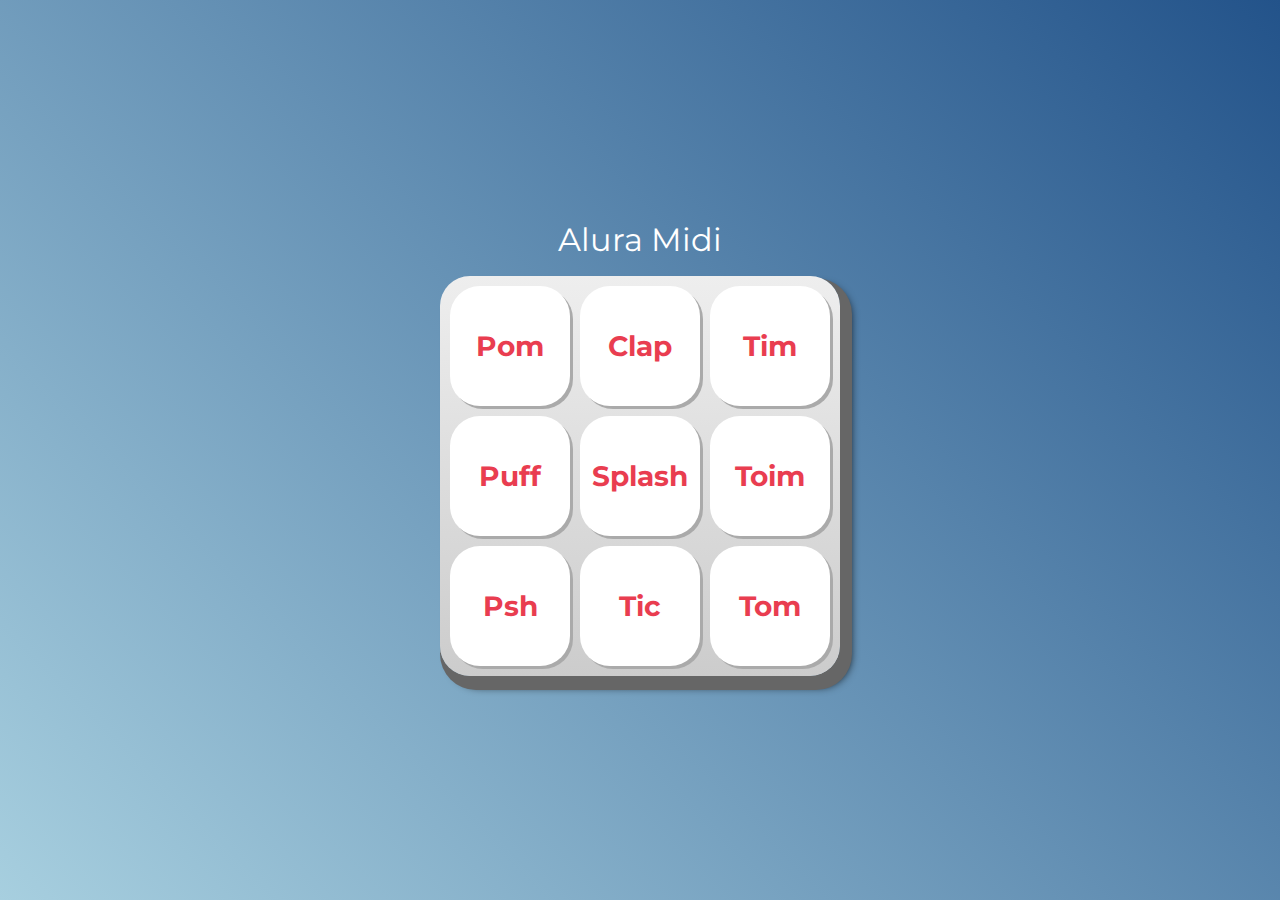
<file: HTML/Javascript/index.html>
<!DOCTYPE html>
<html lang="pt-BR">
<head>
    <meta charset="UTF-8">
    <meta http-equiv="X-UA-Compatible" content="IE=edge">
    <meta name="viewport" content="width=device-width, initial-scale=1.0">

    <title>Alura MIDI</title>

    <link rel="preconnect" href="https://fonts.googleapis.com">
    <link rel="preconnect" href="https://fonts.gstatic.com" crossorigin>
    <link href="https://fonts.googleapis.com/css2?family=Montserrat:wght@500;600&display=swap" rel="stylesheet">

    <link rel="icon" type="image/png" href="images/bateria.png">
    <link rel="stylesheet" href="css/reset.css">
    <link rel="stylesheet" href="css/estilos.css">
    

</head>
<body>

    <h1>Alura Midi</h1>

    <section class="teclado">
        <button class="tecla tecla_pom">Pom</button>
        <button class="tecla tecla_clap">Clap</button>
        <button class="tecla tecla_tim">Tim</button>

        <button class="tecla tecla_puff">Puff</button>
        <button class="tecla tecla_splash">Splash</button>
        <button class="tecla tecla_toim">Toim</button>

        <button class="tecla tecla_psh">Psh</button>
        <button class="tecla tecla_tic">Tic</button>
        <button class="tecla tecla_tom">Tom</button>
    </section>

    <audio src="sounds/keyq.wav" id="som_tecla_pom"></audio>
    <audio src="sounds/keyw.wav" id="som_tecla_clap"></audio>
    <audio src="sounds/keye.wav" id="som_tecla_tim"></audio>
    <audio src="sounds/keya.wav" id="som_tecla_puff"></audio>
    <audio src="sounds/keys.wav" id="som_tecla_splash"></audio>
    <audio src="sounds/keyd.wav" id="som_tecla_toim"></audio>
    <audio src="sounds/keyz.wav" id="som_tecla_psh"></audio>
    <audio src="sounds/keyx.wav" id="som_tecla_tic"></audio>
    <audio src="sounds/keyc.wav" id="som_tecla_tom"></audio>

    <script src="main.js" ></script>
</body>
</html>
</file>
<file: HTML/Javascript/css/estilos.css>
:root {
  --cinza: #aaa;
  --vermelha: #e93d50;
  --vermelha-escura: #af303f;
  --branca: #fff;
  --luz: rgb(229, 255, 0);
}

body {
  align-items: center;
  background: linear-gradient(45deg, #a7cfdf 0%,#23538a 100%);
  display: flex;
  justify-content: center;
  flex-direction: column;
  font-family: 'Montserrat', sans-serif;
  min-height: 100vh;
}

h1 {
  color: var(--branca);
  margin-bottom: 20px;
  font-size: 2rem;
}

.teclado {
  background: linear-gradient(to bottom, #eeeeee 0%,#cccccc 100%);
  box-shadow: 6px 8px 0 6px #666, 10px 10px 10px #000;
  border-radius: 30px;
  display: grid;
  gap: 10px;
  grid-template-columns: repeat(3, 1fr);
  padding: 10px;
}

.tecla {
  background-color: var(--branca);
  border-radius: 30px;
  box-shadow: 3px 3px 0 var(--cinza);
  color: var(--vermelha);
  cursor: pointer;
  height: 120px;
  font-size: 1.75em;
  font-weight: bold;
  line-height: 120px;
  text-align: center;
  width: 120px;
}

.tecla.ativa,
.tecla:active {
  background-color: var(--vermelha);
  border: 4px solid  var(--vermelha);
  box-shadow: 3px 3px 0 var(--vermelha-escura) inset, 1px 1px 10px var(--luz);
  color: var(--branca);
  outline: none;
}

.tecla.focus,
.tecla:focus {
  outline: none;
  box-shadow: 1px 1px 10px var(--luz);
}

.tecla.active:focus,
.tecla:active:focus {
  box-shadow: 3px 3px 0 var(--vermelha-escura) inset, 1px 1px 10px var(--luz);
}
</file>
